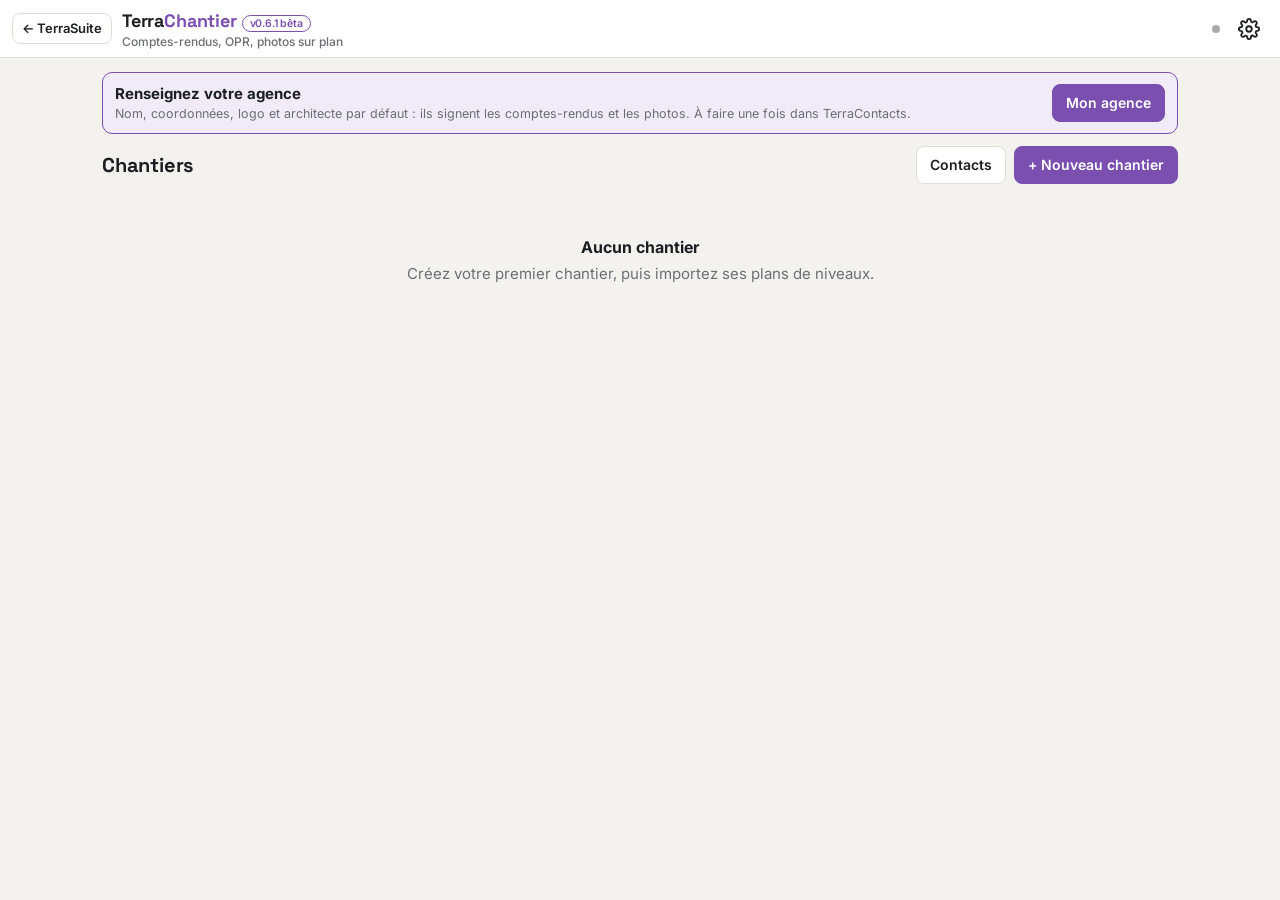
<file: index.html>
<!doctype html>
<html lang="fr">
<head>
<meta charset="utf-8">
<meta name="viewport" content="width=device-width,initial-scale=1,viewport-fit=cover">
<title>TerraChantier</title>
<meta name="description" content="Comptes-rendus de chantier, OPR et photos localisées sur plan">
<meta name="theme-color" content="#7a4fb0">
<link rel="manifest" href="manifest.webmanifest">
<link rel="icon" href="icons/icon-192.png">
<link rel="apple-touch-icon" href="icons/apple-touch-icon.png">
<meta name="apple-mobile-web-app-capable" content="yes">
<meta name="apple-mobile-web-app-status-bar-style" content="default">
<meta name="apple-mobile-web-app-title" content="TerraChantier">
<link rel="preconnect" href="https://fonts.googleapis.com">
<link href="https://fonts.googleapis.com/css2?family=Inter:wght@400;500;600;700&family=Space+Grotesk:wght@500;700&display=swap" rel="stylesheet">
<link rel="stylesheet" href="style.css">
</head>
<body>
<div id="app"></div>
<input type="file" id="camIn" accept="image/*" capture="environment" hidden>
<input type="file" id="galIn" accept="image/*" multiple hidden>
<input type="file" id="pdfIn" accept=".pdf,application/pdf" hidden>
<input type="file" id="planImgIn" accept="image/*" hidden>
<input type="file" id="jsonIn" accept=".json,application/json" hidden>
<script src="vendor/pdf.min.js"></script>
<script src="vendor/jspdf.umd.min.js"></script>
<script src="vendor/xlsx.full.min.js"></script>
<script src="vendor/supabase.js"></script>
<script src="common.js"></script>
<script src="db.js"></script>
<script src="plan.js"></script>
<script src="export.js"></script>
<script src="camera.js"></script>
<script src="sync.js"></script>
<script src="carnet.js"></script>
<script src="app.js"></script>
</body>
</html>
</file>
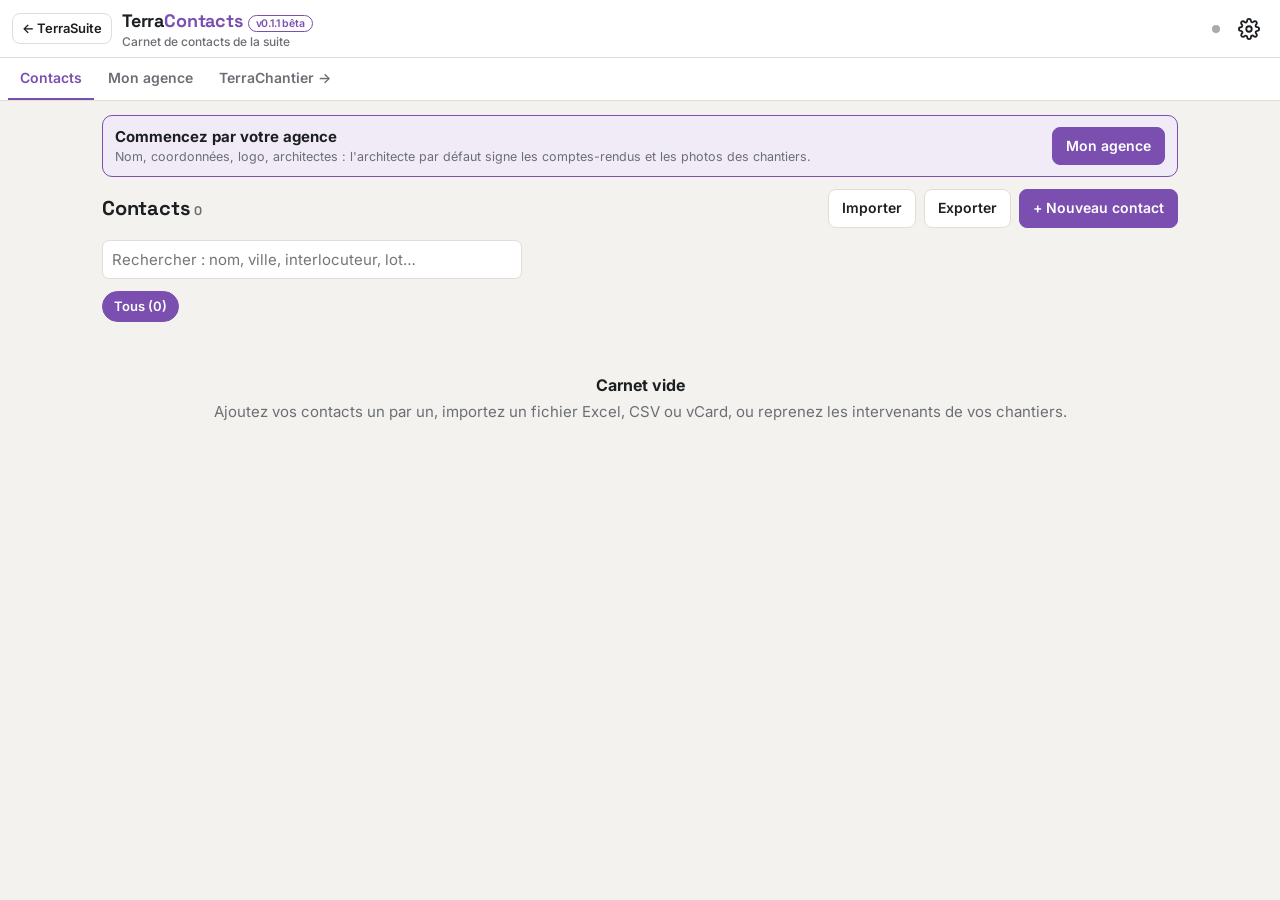
<file: contacts.html>
<!doctype html>
<html lang="fr">
<head>
<meta charset="utf-8">
<meta name="viewport" content="width=device-width,initial-scale=1,viewport-fit=cover">
<title>TerraContacts</title>
<meta name="description" content="Carnet de contacts de TerraSuite : maîtres d'ouvrage, bureaux d'études, entreprises, et fiche de l'agence">
<meta name="theme-color" content="#7a4fb0">
<link rel="manifest" href="manifest.webmanifest">
<link rel="icon" href="icons/icon-192.png">
<link rel="apple-touch-icon" href="icons/apple-touch-icon.png">
<link rel="preconnect" href="https://fonts.googleapis.com">
<link href="https://fonts.googleapis.com/css2?family=Inter:wght@400;500;600;700&family=Space+Grotesk:wght@500;700&display=swap" rel="stylesheet">
<link rel="stylesheet" href="style.css">
</head>
<body>
<div id="app"></div>
<input type="file" id="impIn" accept=".xlsx,.xls,.csv,.vcf,.json,text/csv,text/vcard,application/json" hidden>
<script src="vendor/xlsx.full.min.js"></script>
<script src="vendor/supabase.js"></script>
<script src="common.js"></script>
<script src="db.js"></script>
<script src="plan.js"></script>
<script src="sync.js"></script>
<script src="carnet.js"></script>
<script src="contacts-app.js"></script>
</body>
</html>
</file>
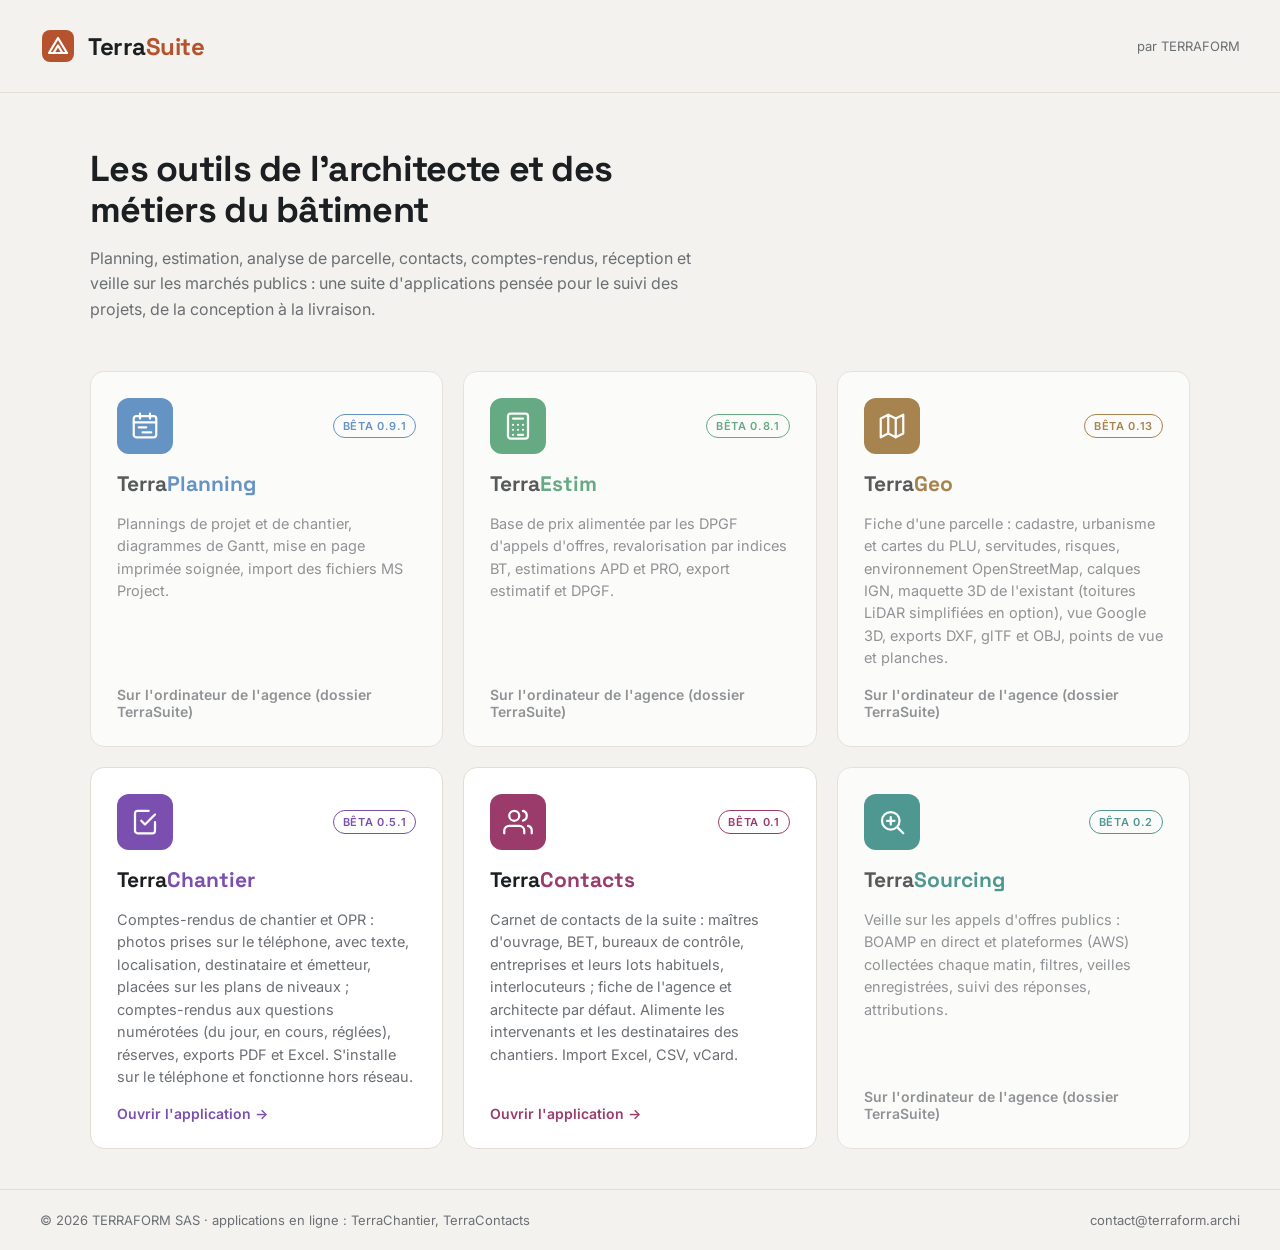
<file: terrasuite.html>
<!doctype html>
<html lang="fr">
<head>
<meta charset="utf-8">
<meta name="viewport" content="width=device-width, initial-scale=1">
<title>TerraSuite</title>
<link rel="manifest" href="manifest.webmanifest">
<link rel="icon" href="icons/icon-192.png">
<link rel="preconnect" href="https://fonts.googleapis.com">
<link href="https://fonts.googleapis.com/css2?family=Inter:wght@400;500;600;700&family=Space+Grotesk:wght@500;700&display=swap" rel="stylesheet">
<style>
  :root {
    --bg: #f4f2ee;
    --surface: #ffffff;
    --ink: #1c1f22;
    --muted: #6b6f74;
    --line: #e2ddd5;
    --accent: #b5532f;
    --c-planning: #2f6fb5;
    --c-estim: #2f8f5b;
    --c-cr: #7a4fb0;
    --c-opr: #c2410c;
    --c-sourcing: #0f766e;
    --c-geo: #8a5a12;
    --c-contacts: #9a3b6b;
  }
  @media (prefers-color-scheme: dark) {
    :root:not([data-theme="light"]) {
      --bg: #141618; --surface: #1d2023; --ink: #eceae6; --muted: #9a9ea3; --line: #2c3035;
    }
  }
  :root[data-theme="dark"] {
    --bg: #141618; --surface: #1d2023; --ink: #eceae6; --muted: #9a9ea3; --line: #2c3035;
  }
  * { box-sizing: border-box; margin: 0; padding: 0; }
  body {
    font-family: "Inter", system-ui, sans-serif;
    background: var(--bg);
    color: var(--ink);
    min-height: 100vh;
    display: flex;
    flex-direction: column;
  }
  header {
    padding: 28px 40px;
    display: flex;
    align-items: center;
    justify-content: space-between;
    border-bottom: 1px solid var(--line);
  }
  .brand { display: flex; align-items: center; gap: 12px; }
  .brand svg { width: 36px; height: 36px; }
  .brand h1 {
    font-family: "Space Grotesk", sans-serif;
    font-size: 24px; font-weight: 700; letter-spacing: -0.02em;
  }
  .brand h1 span { color: var(--accent); }
  .by { font-size: 13px; color: var(--muted); }
  main { flex: 1; max-width: 1180px; width: 100%; margin: 0 auto; padding: 56px 40px 40px; }
  .intro { max-width: 640px; margin-bottom: 48px; }
  .intro h2 {
    font-family: "Space Grotesk", sans-serif;
    font-size: 36px; line-height: 1.15; letter-spacing: -0.02em; margin-bottom: 14px;
  }
  .intro p { color: var(--muted); font-size: 16px; line-height: 1.6; }
  .grid {
    display: grid;
    grid-template-columns: repeat(auto-fill, minmax(320px, 1fr));
    gap: 20px;
  }
  .app {
    --c: var(--accent);
    position: relative;
    display: flex;
    flex-direction: column;
    gap: 16px;
    padding: 26px;
    background: var(--surface);
    border: 1px solid var(--line);
    border-radius: 14px;
    text-decoration: none;
    color: inherit;
    transition: transform .15s ease, border-color .15s ease, box-shadow .15s ease;
  }
  .app:hover, .app:focus-visible {
    transform: translateY(-3px);
    border-color: var(--c);
    box-shadow: 0 10px 28px rgba(0,0,0,.08);
    outline: none;
  }
  .app .top { display: flex; align-items: center; justify-content: space-between; }
  .logo {
    width: 56px; height: 56px; border-radius: 12px;
    background: var(--c);
    display: grid; place-items: center;
  }
  .logo svg { width: 30px; height: 30px; stroke: #fff; fill: none; stroke-width: 1.8; stroke-linecap: round; stroke-linejoin: round; }
  .badge {
    font-size: 11px; font-weight: 600; text-transform: uppercase; letter-spacing: .06em;
    padding: 4px 9px; border-radius: 999px;
    border: 1px solid var(--line); color: var(--muted);
  }
  .badge.beta { border-color: var(--c); color: var(--c); }
  .app h3 { font-family: "Space Grotesk", sans-serif; font-size: 21px; font-weight: 700; }
  .app h3 span { color: var(--c); }
  .app p { color: var(--muted); font-size: 14.5px; line-height: 1.55; flex: 1; }
  .open { font-size: 14px; font-weight: 600; color: var(--c); }
  .app.soon { opacity: .72; }
  .app.soon:hover { transform: none; box-shadow: none; }
  footer {
    padding: 22px 40px; border-top: 1px solid var(--line);
    font-size: 13px; color: var(--muted);
    display: flex; justify-content: space-between; flex-wrap: wrap; gap: 8px;
  }
  @media (max-width: 640px) {
    header, main, footer { padding-left: 16px; padding-right: 16px; }
    .intro h2 { font-size: 28px; }
    .grid { grid-template-columns: 1fr; }
    .by { display: none; }
  }
</style>
</head>
<body>

<header>
  <div class="brand">
    <svg viewBox="0 0 36 36" aria-hidden="true">
      <rect x="2" y="2" width="32" height="32" rx="8" fill="#b5532f"/>
      <path d="M9 25 L18 10 L27 25 Z" fill="none" stroke="#fff" stroke-width="2.2" stroke-linejoin="round"/>
      <path d="M13.5 25 L18 17.5 L22.5 25" fill="none" stroke="#fff" stroke-width="2.2" stroke-linejoin="round"/>
    </svg>
    <h1>Terra<span>Suite</span></h1>
  </div>
  <div class="by">par TERRAFORM</div>
</header>

<main>
  <section class="intro">
    <h2>Les outils de l'architecte et des métiers du bâtiment</h2>
    <p>Planning, estimation, analyse de parcelle, contacts, comptes-rendus, réception et veille sur les marchés publics : une suite d'applications pensée pour le suivi des projets, de la conception à la livraison.</p>
  </section>

  <section class="grid">
    <div class="app soon" style="--c: var(--c-planning)">
      <div class="top">
        <div class="logo">
          <svg viewBox="0 0 24 24"><rect x="3" y="4" width="18" height="17" rx="2"/><path d="M3 9h18M8 2v4M16 2v4"/><path d="M7 13h6M10 17h7"/></svg>
        </div>
        <span class="badge beta">Bêta 0.9.1</span>
      </div>
      <h3>Terra<span>Planning</span></h3>
      <p>Plannings de projet et de chantier, diagrammes de Gantt, mise en page imprimée soignée, import des fichiers MS Project.</p>
      <span class="open" style="color:var(--muted)">Sur l'ordinateur de l'agence (dossier TerraSuite)</span>
    </div>

    <div class="app soon" style="--c: var(--c-estim)">
      <div class="top">
        <div class="logo">
          <svg viewBox="0 0 24 24"><rect x="4" y="2" width="16" height="20" rx="2"/><path d="M8 6h8"/><path d="M8 11h.01M12 11h.01M16 11h.01M8 15h.01M12 15h.01M16 15h.01M8 19h.01M12 19h4"/></svg>
        </div>
        <span class="badge beta">Bêta 0.8.1</span>
      </div>
      <h3>Terra<span>Estim</span></h3>
      <p>Base de prix alimentée par les DPGF d'appels d'offres, revalorisation par indices BT, estimations APD et PRO, export estimatif et DPGF.</p>
      <span class="open" style="color:var(--muted)">Sur l'ordinateur de l'agence (dossier TerraSuite)</span>
    </div>

    <div class="app soon" style="--c: var(--c-geo)">
      <div class="top">
        <div class="logo">
          <svg viewBox="0 0 24 24"><path d="M3 6l6-3 6 3 6-3v15l-6 3-6-3-6 3z"/><path d="M9 3v15M15 6v15"/></svg>
        </div>
        <span class="badge beta">Bêta 0.13</span>
      </div>
      <h3>Terra<span>Geo</span></h3>
      <p>Fiche d'une parcelle : cadastre, urbanisme et cartes du PLU, servitudes, risques, environnement OpenStreetMap, calques IGN, maquette 3D de l'existant (toitures LiDAR simplifiées en option), vue Google 3D, exports DXF, glTF et OBJ, points de vue et planches.</p>
      <span class="open" style="color:var(--muted)">Sur l'ordinateur de l'agence (dossier TerraSuite)</span>
    </div>

    <a class="app" href="./" style="--c: var(--c-cr)">
      <div class="top">
        <div class="logo">
          <svg viewBox="0 0 24 24"><path d="M9 11l3 3 8-8"/><path d="M20 12v7a2 2 0 0 1-2 2H6a2 2 0 0 1-2-2V5a2 2 0 0 1 2-2h9"/></svg>
        </div>
        <span class="badge beta">Bêta 0.5.1</span>
      </div>
      <h3>Terra<span>Chantier</span></h3>
      <p>Comptes-rendus de chantier et OPR : photos prises sur le téléphone, avec texte, localisation, destinataire et émetteur, placées sur les plans de niveaux ; comptes-rendus aux questions numérotées (du jour, en cours, réglées), réserves, exports PDF et Excel. S'installe sur le téléphone et fonctionne hors réseau.</p>
      <span class="open">Ouvrir l'application →</span>
    </a>

    <a class="app" href="contacts.html" style="--c: var(--c-contacts)">
      <div class="top">
        <div class="logo">
          <svg viewBox="0 0 24 24"><path d="M17 21v-2a4 4 0 0 0-4-4H5a4 4 0 0 0-4 4v2"/><circle cx="9" cy="7" r="4"/><path d="M23 21v-2a4 4 0 0 0-3-3.87M16 3.13a4 4 0 0 1 0 7.75"/></svg>
        </div>
        <span class="badge beta">Bêta 0.1</span>
      </div>
      <h3>Terra<span>Contacts</span></h3>
      <p>Carnet de contacts de la suite : maîtres d'ouvrage, BET, bureaux de contrôle, entreprises et leurs lots habituels, interlocuteurs ; fiche de l'agence et architecte par défaut. Alimente les intervenants et les destinataires des chantiers. Import Excel, CSV, vCard.</p>
      <span class="open">Ouvrir l'application →</span>
    </a>

    <div class="app soon" style="--c: var(--c-sourcing)">
      <div class="top">
        <div class="logo">
          <svg viewBox="0 0 24 24"><circle cx="11" cy="11" r="7"/><path d="M21 21l-4.3-4.3"/><path d="M8 11h6M11 8v6"/></svg>
        </div>
        <span class="badge beta">Bêta 0.2</span>
      </div>
      <h3>Terra<span>Sourcing</span></h3>
      <p>Veille sur les appels d'offres publics : BOAMP en direct et plateformes (AWS) collectées chaque matin, filtres, veilles enregistrées, suivi des réponses, attributions.</p>
      <span class="open" style="color:var(--muted)">Sur l'ordinateur de l'agence (dossier TerraSuite)</span>
    </div>
  </section>
</main>

<footer>
  <span>© 2026 TERRAFORM SAS · applications en ligne : TerraChantier, TerraContacts</span>
  <span>contact@terraform.archi</span>
</footer>

</body>
</html>
</file>
<file: style.css>
/* TerraSuite en ligne : feuille de style commune (TerraChantier, TerraContacts) */
:root{--bg:#f4f2ee;--surface:#fff;--ink:#1c1f22;--muted:#6b6f74;--line:#e2ddd5;--soft:#f0ebf7;--accent:#7a4fb0;--accent-ink:#fff;--warn:#c2410c;--ok:#2f8f5b;--info:#2f6fb5;--shadow:0 6px 20px rgba(0,0,0,.12);
  --safe-b:env(safe-area-inset-bottom,0px);--safe-t:env(safe-area-inset-top,0px)}
@media (prefers-color-scheme:dark){:root:not([data-theme=light]){--bg:#141618;--surface:#1d2023;--ink:#eceae6;--muted:#9a9ea3;--line:#2c3035;--soft:#2a2333;--accent:#a983d8;--accent-ink:#17121d;--shadow:0 6px 20px rgba(0,0,0,.5)}}
:root[data-theme=dark]{--bg:#141618;--surface:#1d2023;--ink:#eceae6;--muted:#9a9ea3;--line:#2c3035;--soft:#2a2333;--accent:#a983d8;--accent-ink:#17121d;--shadow:0 6px 20px rgba(0,0,0,.5)}
*{box-sizing:border-box}
html,body{margin:0;height:100%}
body{font:15px/1.45 Inter,system-ui,sans-serif;background:var(--bg);color:var(--ink);-webkit-tap-highlight-color:transparent;overscroll-behavior-y:none}
button,input,select,textarea{font:inherit;color:inherit}
h1,h2,h3{font-family:"Space Grotesk",Inter,sans-serif;letter-spacing:-.01em;margin:0}
a{color:var(--accent)}
.top{position:sticky;top:0;z-index:20;background:var(--surface);border-bottom:1px solid var(--line);padding:calc(8px + var(--safe-t)) 12px 8px;display:flex;align-items:center;gap:10px;min-height:52px}
.top h1{font-size:18px;flex:1;min-width:0;white-space:nowrap;overflow:hidden;text-overflow:ellipsis}
.top h1 small{display:block;font:500 12px Inter,sans-serif;color:var(--muted);letter-spacing:0}
.brand b{color:var(--accent)}
.ver{font:600 10.5px Inter,sans-serif;color:var(--accent);border:1px solid var(--accent);border-radius:20px;padding:1px 7px;white-space:nowrap}
.icon-btn{border:0;background:transparent;width:38px;height:38px;border-radius:8px;display:grid;place-items:center;cursor:pointer;color:var(--ink);flex:none}
.icon-btn:hover{background:var(--soft)}
.icon-btn svg{width:22px;height:22px;fill:none;stroke:currentColor;stroke-width:2;stroke-linecap:round;stroke-linejoin:round}
.tabs{display:flex;gap:2px;overflow-x:auto;background:var(--surface);border-bottom:1px solid var(--line);padding:0 8px;position:sticky;top:calc(52px + var(--safe-t));z-index:19;scrollbar-width:none}
.tabs a{padding:10px 12px;text-decoration:none;color:var(--muted);font-weight:600;font-size:14px;border-bottom:2.5px solid transparent;white-space:nowrap}
.tabs a.on{color:var(--accent);border-color:var(--accent)}
main{max-width:1100px;margin:0 auto;padding:14px 12px calc(110px + var(--safe-b))}
.card{background:var(--surface);border:1px solid var(--line);border-radius:10px;padding:12px}
.list{display:flex;flex-direction:column;gap:8px}
.row{display:flex;gap:10px;align-items:center}
.grow{flex:1;min-width:0}
.muted{color:var(--muted)} .small{font-size:12.5px}
.btn{border:1px solid var(--line);background:var(--surface);border-radius:8px;padding:8px 13px;cursor:pointer;font-weight:600;font-size:14px;display:inline-flex;align-items:center;gap:6px;white-space:nowrap}
.btn:hover{border-color:var(--accent)}
.btn.pri{background:var(--accent);border-color:var(--accent);color:var(--accent-ink)}
.btn.sm{padding:5px 9px;font-size:13px}
.btn.danger{color:var(--warn)}
.btn:disabled{opacity:.5;cursor:default}
.bar{display:flex;gap:8px;flex-wrap:wrap;align-items:center;margin-bottom:12px}
.chip{border:1px solid var(--line);background:var(--surface);border-radius:20px;padding:5px 11px;font-size:13px;cursor:pointer;font-weight:600}
.chip.on{background:var(--accent);border-color:var(--accent);color:var(--accent-ink)}
label.f,.f{display:flex;flex-direction:column;gap:3px;font-size:12.5px;color:var(--muted);font-weight:600}
input[type=text],input[type=date],input[type=time],input[type=email],input[type=tel],input[type=search],input[type=url],input[type=password],select,textarea{background:var(--surface);border:1px solid var(--line);border-radius:7px;padding:8px 9px;font-size:15px;min-width:0;width:100%;color:var(--ink)}
textarea{resize:vertical;min-height:64px}
input:focus,select:focus,textarea:focus{outline:2px solid var(--accent);outline-offset:-1px;border-color:transparent}
.grid2{display:grid;grid-template-columns:repeat(auto-fit,minmax(200px,1fr));gap:10px}
.empty{text-align:center;color:var(--muted);padding:40px 10px}
.empty b{display:block;color:var(--ink);font-size:16px;margin-bottom:4px}
.ch{display:flex;gap:12px;align-items:center;text-decoration:none;color:inherit}
.ch .ico{width:44px;height:44px;border-radius:10px;background:var(--soft);display:grid;place-items:center;flex:none;color:var(--accent);font:700 16px "Space Grotesk"}
.thumbs{display:grid;grid-template-columns:repeat(auto-fill,minmax(104px,1fr));gap:6px}
.th{position:relative;aspect-ratio:1;border-radius:8px;overflow:hidden;background:var(--line);cursor:pointer;border:0;padding:0}
.th img{width:100%;height:100%;object-fit:cover;display:block}
.th .tag{position:absolute;left:4px;bottom:4px;background:rgba(0,0,0,.6);color:#fff;font-size:10.5px;padding:1px 5px;border-radius:4px;font-weight:600}
.th .tag.warn{background:var(--warn)}
.th.sel{outline:3px solid var(--accent);outline-offset:-3px}
.th .ck{position:absolute;right:4px;top:4px;width:22px;height:22px;border-radius:50%;background:rgba(255,255,255,.85);border:2px solid #fff;display:grid;place-items:center;font-size:13px;color:var(--accent);font-weight:700}
.day{margin:14px 0 6px;font-weight:700;font-size:13px;color:var(--muted);text-transform:uppercase;letter-spacing:.04em}
.fab{position:fixed;right:16px;bottom:calc(18px + var(--safe-b));z-index:30;width:62px;height:62px;border-radius:50%;border:0;background:var(--accent);color:var(--accent-ink);box-shadow:var(--shadow);display:grid;place-items:center;cursor:pointer}
.fab svg{width:28px;height:28px;fill:none;stroke:currentColor;stroke-width:2;stroke-linecap:round;stroke-linejoin:round}
.sheet-bg{position:fixed;inset:0;background:rgba(0,0,0,.45);z-index:50;display:flex;align-items:flex-end;justify-content:center}
.sheet{background:var(--bg);width:100%;max-width:900px;max-height:96vh;border-radius:14px 14px 0 0;display:flex;flex-direction:column;overflow:hidden;padding-bottom:var(--safe-b)}
@media (min-width:760px){.sheet-bg{align-items:center}.sheet{border-radius:14px;max-height:92vh}}
.sheet>header{display:flex;align-items:center;gap:8px;padding:10px 12px;border-bottom:1px solid var(--line);background:var(--surface)}
.sheet>header h2{font-size:17px;flex:1}
.sheet>.body{overflow:auto;padding:12px;display:flex;flex-direction:column;gap:10px}
.sheet>footer{display:flex;gap:8px;padding:10px 12px;border-top:1px solid var(--line);background:var(--surface);flex-wrap:wrap;justify-content:flex-end}
.pv{position:relative;overflow:hidden;background:#d9d6d0;touch-action:none;border-radius:8px;user-select:none}
.pv-in{position:absolute;left:0;top:0;transform-origin:0 0}
.pv-img{display:block;max-width:none;pointer-events:none}
.pv-mk{position:absolute;inset:0;pointer-events:none}
.pv-m{position:absolute;left:0;top:0;width:28px;height:28px;margin:-14px 0 0 -14px;border-radius:50%;border:2.5px solid #fff;background:var(--info);color:#fff;font:700 11px Inter;display:grid;place-items:center;pointer-events:auto;cursor:pointer;box-shadow:0 1px 4px rgba(0,0,0,.4);padding:0}
.pv-m.res{background:var(--warn)} .pv-m.done{background:var(--ok)} .pv-m.new{background:#f5b301;color:#222;width:32px;height:32px;margin:-16px 0 0 -16px} .pv-m.sel{outline:3px solid #f5b301}
.pv-m span{position:relative;z-index:1}
.pv-dir{position:absolute;left:50%;top:50%;width:0;height:0;pointer-events:none}
.pv-dir::before{content:"";position:absolute;left:-6px;top:-34px;border:6px solid transparent;border-bottom:16px solid currentColor;border-top:0;color:inherit;filter:drop-shadow(0 0 1px #000)}
.pv-m.new .pv-dir::before{color:#f5b301}
.pv-zoom{position:absolute;right:8px;top:8px;display:flex;flex-direction:column;gap:4px;z-index:2}
.pv-zoom button{width:36px;height:36px;border-radius:8px;border:1px solid var(--line);background:var(--surface);font-size:18px;cursor:pointer;color:var(--ink)}
.levels{display:flex;gap:6px;overflow-x:auto;scrollbar-width:none}
.obs{border-left:3px solid var(--line);padding:8px 0 8px 10px;display:flex;flex-direction:column;gap:6px}
.obs.st-fait{border-color:var(--ok)} .obs.st-afaire{border-color:var(--warn)} .obs.st-info{border-color:var(--info)}
.lothead{display:flex;align-items:center;gap:8px;margin:16px 0 4px;font-weight:700}
.lothead .code{background:var(--soft);color:var(--accent);border-radius:5px;padding:1px 7px;font-size:12.5px}
table.t{width:100%;border-collapse:collapse;font-size:14px}
table.t th,table.t td{padding:7px 6px;border-bottom:1px solid var(--line);text-align:left;vertical-align:top}
table.t th{font-size:12px;color:var(--muted);font-weight:600}
.pres{display:flex;gap:3px}
.pres button{border:1px solid var(--line);background:var(--surface);border-radius:6px;width:32px;height:30px;font-weight:700;font-size:12.5px;cursor:pointer;color:var(--muted)}
.pres button.on[data-v=P]{background:var(--ok);color:#fff;border-color:var(--ok)} .pres button.on[data-v=A]{background:var(--warn);color:#fff;border-color:var(--warn)} .pres button.on[data-v=E]{background:#8a8f94;color:#fff;border-color:#8a8f94}
.badge{display:inline-block;border-radius:5px;padding:1px 7px;font-size:12px;font-weight:700}
.b-ouverte{background:#fde7dc;color:#9a3412} .b-levee{background:#dcf2e5;color:#1d6b42} .b-refusee{background:#ece7f4;color:#5b3b8a}
.toast{position:fixed;left:50%;bottom:calc(92px + var(--safe-b));transform:translateX(-50%);background:var(--ink);color:var(--bg);padding:9px 15px;border-radius:8px;z-index:80;font-size:14px;box-shadow:var(--shadow);max-width:90vw}
.photo-big{width:100%;max-height:60vh;object-fit:contain;background:#000;border-radius:8px}
.hint{font-size:12.5px;color:var(--muted)}
.sync{font-size:12px;color:var(--muted);display:flex;align-items:center;gap:5px}
.sync i{width:8px;height:8px;border-radius:50%;background:#aaa;display:inline-block}
.sync.ok i{background:var(--ok)} .sync.wait i{background:#f5b301} .sync.err i{background:var(--warn)}
.prog{height:4px;background:var(--line);border-radius:2px;overflow:hidden}.prog i{display:block;height:100%;background:var(--accent);width:0}
.install{background:var(--soft);border:1px solid var(--accent);border-radius:10px;padding:10px 12px;display:flex;gap:10px;align-items:center;margin-bottom:12px}
.levels.wrap{flex-wrap:wrap}
.chip small{font-size:10.5px;opacity:.75;font-weight:700}
#fDest.need{outline:2px solid var(--warn);outline-offset:3px;border-radius:8px}
button.ch{border:0;background:transparent;padding:0;width:100%;cursor:pointer;font:inherit;color:inherit}
.pers{background:var(--bg)}
.tag-role{font:700 11px Inter;color:var(--accent);background:var(--soft);border-radius:5px;padding:1px 6px}
a.btn{text-decoration:none;color:inherit}
a.btn.pri{color:var(--accent-ink)}
.sheet>.body>*{flex-shrink:0}
@media (max-width:600px){.bar>h2.grow{flex:1 1 100%}}
.qnum{font:700 12.5px "Space Grotesk",Inter,sans-serif;background:var(--ink);color:var(--bg);border-radius:5px;padding:3px 7px;white-space:nowrap;flex:none}
.qsect{margin-top:14px}
.qsect>h4{font:700 15px "Space Grotesk",Inter,sans-serif;margin:0 0 4px;padding:8px 10px;background:var(--soft);color:var(--accent);border-radius:8px}
.pres button.on[data-v=O]{background:var(--ok);color:#fff;border-color:var(--ok)} .pres button.on[data-v=N]{background:var(--warn);color:#fff;border-color:var(--warn)} .pres button.on[data-v=R]{background:#d4930d;color:#fff;border-color:#d4930d}
.fsec{font:700 13px Inter,sans-serif;color:var(--accent);margin:2px 0 6px;text-transform:uppercase;letter-spacing:.04em}
.persbox{margin-top:10px;padding:8px 10px;border-left:3px solid var(--accent);background:var(--bg);border-radius:0 8px 8px 0}
.persline{margin-top:4px;padding-left:8px;border-left:3px solid var(--line);font-size:13.5px}
.qwho{display:flex;flex-wrap:wrap;align-items:center;gap:6px 10px}
.qwho .chip{padding:3px 9px;font-size:12.5px}
.qtitle{font-weight:700}
.phcards{display:flex;flex-wrap:wrap;gap:10px}
.phc{display:flex;flex-direction:column;gap:4px;width:250px;max-width:100%}
.phc input{font-size:13.5px;padding:6px 8px}
.phc-img,.phc-plan{border:1px solid var(--line);border-radius:8px;overflow:hidden;padding:0;background:#fff;cursor:pointer;height:110px}
.phc-img{flex:1.5}.phc-img img{width:100%;height:100%;object-fit:cover;display:block}
.phc-plan{flex:1}.phc-plan img{width:100%;height:100%;object-fit:contain;display:block}
.phc-plan.none{font-size:12px;color:var(--accent);font-weight:600;background:var(--soft)}
.suite-btn{flex:none} @media (max-width:520px){.suite-btn{font-size:0;padding:6px 9px}.suite-btn::before{content:"←";font-size:15px}}
.camwrap{position:relative;background:#000;border-radius:8px;overflow:hidden;height:min(70vh,720px);display:grid;place-items:center}
.camwrap video{width:100%;height:100%;object-fit:contain;background:#000}
.camflash{position:absolute;inset:0;background:#fff;opacity:0;pointer-events:none}.camflash.on{animation:flash .35s ease-out}@keyframes flash{from{opacity:.85}to{opacity:0}}
.btn.camshot{font-size:16px;padding:10px 22px}
</file>
